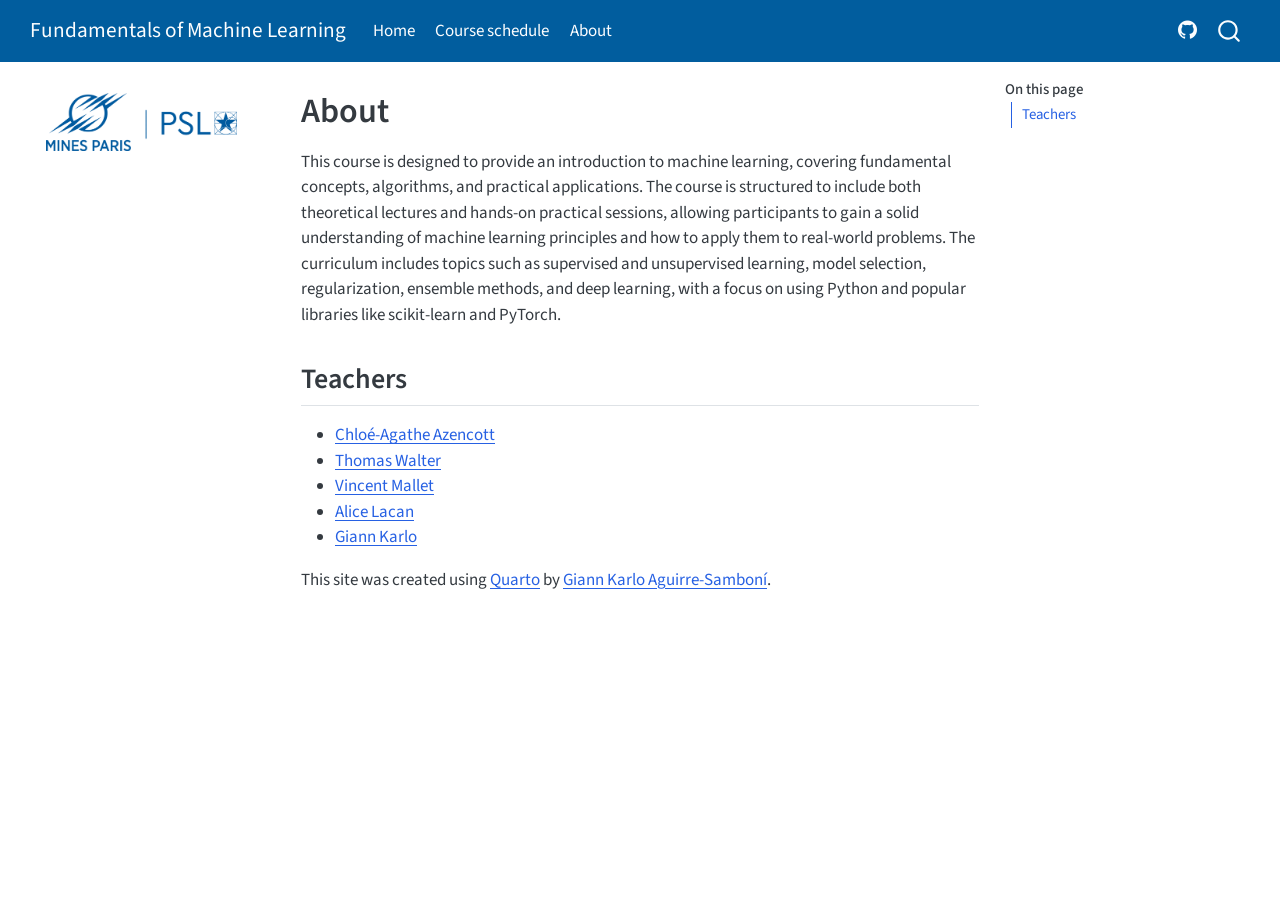
<file: docs/about.html>
<!DOCTYPE html>
<html xmlns="http://www.w3.org/1999/xhtml" lang="en" xml:lang="en"><head>

<meta charset="utf-8">
<meta name="generator" content="quarto-1.9.37">

<meta name="viewport" content="width=device-width, initial-scale=1.0, user-scalable=yes">


<title>About – Fundamentals of Machine Learning</title>
<style>
/* Default styles provided by pandoc.
** See https://pandoc.org/MANUAL.html#variables-for-html for config info.
*/
code{white-space: pre-wrap;}
span.smallcaps{font-variant: small-caps;}
div.columns{display: flex; gap: min(4vw, 1.5em);}
div.column{flex: auto; overflow-x: auto;}
div.hanging-indent{margin-left: 1.5em; text-indent: -1.5em;}
ul.task-list{list-style: none;}
ul.task-list li input[type="checkbox"] {
  width: 0.8em;
  margin: 0 0.8em 0.2em -1em; /* quarto-specific, see https://github.com/quarto-dev/quarto-cli/issues/4556 */ 
  vertical-align: middle;
}
</style>


<script src="site_libs/quarto-nav/quarto-nav.js"></script>
<script src="site_libs/quarto-nav/headroom.min.js"></script>
<script src="site_libs/clipboard/clipboard.min.js"></script>
<script src="site_libs/quarto-search/autocomplete.umd.js"></script>
<script src="site_libs/quarto-search/fuse.min.js"></script>
<script src="site_libs/quarto-search/quarto-search.js"></script>
<meta name="quarto:offset" content="./">
<link href="./assets/mines_logo.png" rel="icon" type="image/png">
<script src="site_libs/quarto-html/quarto.js" type="module"></script>
<script src="site_libs/quarto-html/tabsets/tabsets.js" type="module"></script>
<script src="site_libs/quarto-html/popper.min.js"></script>
<script src="site_libs/quarto-html/tippy.umd.min.js"></script>
<script src="site_libs/quarto-html/anchor.min.js"></script>
<link href="site_libs/quarto-html/tippy.css" rel="stylesheet">
<link href="site_libs/quarto-html/quarto-syntax-highlighting-7f8f88aac4f3542376d5c11b86a4c14d.css" rel="stylesheet" id="quarto-text-highlighting-styles">
<script src="site_libs/bootstrap/bootstrap.min.js"></script>
<link href="site_libs/bootstrap/bootstrap-icons.css" rel="stylesheet">
<link href="site_libs/bootstrap/bootstrap-c7f5b1763155a044869ada97d2f1f3cf.min.css" rel="stylesheet" append-hash="true" id="quarto-bootstrap" data-mode="light">
<script id="quarto-search-options" type="application/json">{
  "location": "navbar",
  "copy-button": false,
  "collapse-after": 3,
  "panel-placement": "end",
  "type": "overlay",
  "limit": 50,
  "keyboard-shortcut": [
    "f",
    "/",
    "s"
  ],
  "show-item-context": false,
  "language": {
    "search-no-results-text": "No results",
    "search-matching-documents-text": "matching documents",
    "search-copy-link-title": "Copy link to search",
    "search-hide-matches-text": "Hide additional matches",
    "search-more-match-text": "more match in this document",
    "search-more-matches-text": "more matches in this document",
    "search-clear-button-title": "Clear",
    "search-text-placeholder": "",
    "search-detached-cancel-button-title": "Cancel",
    "search-submit-button-title": "Submit",
    "search-label": "Search"
  }
}</script>


</head>

<body class="nav-sidebar floating nav-fixed quarto-light">

<div id="quarto-search-results"></div>
  <header id="quarto-header" class="headroom fixed-top">
    <nav class="navbar navbar-expand-lg " data-bs-theme="dark">
      <div class="navbar-container container-fluid">
      <div class="navbar-brand-container mx-auto">
    <a class="navbar-brand" href="./index.html">
    <span class="navbar-title">Fundamentals of Machine Learning</span>
    </a>
  </div>
            <div id="quarto-search" class="" title="Search"></div>
          <button class="navbar-toggler" type="button" data-bs-toggle="collapse" data-bs-target="#navbarCollapse" aria-controls="navbarCollapse" role="menu" aria-expanded="false" aria-label="Toggle navigation" onclick="if (window.quartoToggleHeadroom) { window.quartoToggleHeadroom(); }">
  <span class="navbar-toggler-icon"></span>
</button>
          <div class="collapse navbar-collapse" id="navbarCollapse">
            <ul class="navbar-nav navbar-nav-scroll me-auto">
  <li class="nav-item">
    <a class="nav-link" href="./index.html"> 
<span class="menu-text">Home</span></a>
  </li>  
  <li class="nav-item">
    <a class="nav-link" href="./course_schedule.html"> 
<span class="menu-text">Course schedule</span></a>
  </li>  
  <li class="nav-item">
    <a class="nav-link active" href="./about.html" aria-current="page"> 
<span class="menu-text">About</span></a>
  </li>  
</ul>
            <ul class="navbar-nav navbar-nav-scroll ms-auto">
  <li class="nav-item compact">
    <a class="nav-link" href="https://github.com/giannkas/fundamentals_ml"> <i class="bi bi-github" role="img" aria-label="GitHub">
</i> 
<span class="menu-text"></span></a>
  </li>  
</ul>
          </div> <!-- /navcollapse -->
            <div class="quarto-navbar-tools">
</div>
      </div> <!-- /container-fluid -->
    </nav>
  <nav class="quarto-secondary-nav">
    <div class="container-fluid d-flex">
      <button type="button" class="quarto-btn-toggle btn" data-bs-toggle="collapse" role="button" data-bs-target=".quarto-sidebar-collapse-item" aria-controls="quarto-sidebar" aria-expanded="false" aria-label="Toggle sidebar navigation" onclick="if (window.quartoToggleHeadroom) { window.quartoToggleHeadroom(); }">
        <i class="bi bi-layout-text-sidebar-reverse"></i>
      </button>
        <nav class="quarto-page-breadcrumbs" aria-label="breadcrumb"><ol class="breadcrumb"><li class="breadcrumb-item">About</li></ol></nav>
        <a class="flex-grow-1" role="navigation" data-bs-toggle="collapse" data-bs-target=".quarto-sidebar-collapse-item" aria-controls="quarto-sidebar" aria-expanded="false" aria-label="Toggle sidebar navigation" onclick="if (window.quartoToggleHeadroom) { window.quartoToggleHeadroom(); }">      
        </a>
    </div>
  </nav>
</header>
<!-- content -->
<div id="quarto-content" class="quarto-container page-columns page-rows-contents page-layout-article page-navbar">
<!-- sidebar -->
  <nav id="quarto-sidebar" class="sidebar collapse collapse-horizontal quarto-sidebar-collapse-item sidebar-navigation floating overflow-auto">
    <div class="pt-lg-2 mt-2 text-left sidebar-header">
      <a href="./index.html" class="sidebar-logo-link">
      <img src="./assets/mines_paris_psl_logo.png" alt="" class="sidebar-logo light-content py-0 d-lg-inline d-none">
      <img src="./assets/mines_paris_psl_logo.png" alt="" class="sidebar-logo dark-content py-0 d-lg-inline d-none">
      </a>
      </div>
</nav>
<div id="quarto-sidebar-glass" class="quarto-sidebar-collapse-item" data-bs-toggle="collapse" data-bs-target=".quarto-sidebar-collapse-item"></div>
<!-- margin-sidebar -->
    <div id="quarto-margin-sidebar" class="sidebar margin-sidebar">
        <nav id="TOC" role="doc-toc" class="toc-active">
    <h2 id="toc-title">On this page</h2>
   
  <ul>
  <li><a href="#teachers" id="toc-teachers" class="nav-link active" data-scroll-target="#teachers">Teachers</a></li>
  </ul>
</nav>
    </div>
<!-- main -->
<main class="content" id="quarto-document-content">

<header id="title-block-header" class="quarto-title-block default">
<div class="quarto-title">
<h1 class="title">About</h1>
</div>



<div class="quarto-title-meta">

    
  
    
  </div>
  


</header>


<p>This course is designed to provide an introduction to machine learning, covering fundamental concepts, algorithms, and practical applications. The course is structured to include both theoretical lectures and hands-on practical sessions, allowing participants to gain a solid understanding of machine learning principles and how to apply them to real-world problems. The curriculum includes topics such as supervised and unsupervised learning, model selection, regularization, ensemble methods, and deep learning, with a focus on using Python and popular libraries like scikit-learn and PyTorch.</p>
<section id="teachers" class="level2">
<h2 class="anchored" data-anchor-id="teachers">Teachers</h2>
<ul>
<li><a href="https://cazencott.info/">Chloé-Agathe Azencott</a></li>
<li><a href="https://thomaswalter.github.io/">Thomas Walter</a></li>
<li><a href="https://vincentx15.github.io/">Vincent Mallet</a></li>
<li><a href="https://www.linkedin.com/in/alice-lacan">Alice Lacan</a></li>
<li><a href="https://giannkarlo.info/">Giann Karlo</a></li>
</ul>
<p>This site was created using <a href="https://quarto.org/">Quarto</a> by <a href="https://giannkarlo.info/">Giann Karlo Aguirre-Samboní</a>.</p>


</section>

</main> <!-- /main -->
<script id="quarto-html-after-body" type="application/javascript">
  window.document.addEventListener("DOMContentLoaded", function (event) {
    const icon = "";
    const anchorJS = new window.AnchorJS();
    anchorJS.options = {
      placement: 'right',
      icon: icon
    };
    anchorJS.add('.anchored');
    const isCodeAnnotation = (el) => {
      for (const clz of el.classList) {
        if (clz.startsWith('code-annotation-')) {                     
          return true;
        }
      }
      return false;
    }
    const onCopySuccess = function(e) {
      // button target
      const button = e.trigger;
      // don't keep focus
      button.blur();
      // flash "checked"
      button.classList.add('code-copy-button-checked');
      var currentTitle = button.getAttribute("title");
      button.setAttribute("title", "Copied!");
      let tooltip;
      if (window.bootstrap) {
        button.setAttribute("data-bs-toggle", "tooltip");
        button.setAttribute("data-bs-placement", "left");
        button.setAttribute("data-bs-title", "Copied!");
        tooltip = new bootstrap.Tooltip(button, 
          { trigger: "manual", 
            customClass: "code-copy-button-tooltip",
            offset: [0, -8]});
        tooltip.show();    
      }
      setTimeout(function() {
        if (tooltip) {
          tooltip.hide();
          button.removeAttribute("data-bs-title");
          button.removeAttribute("data-bs-toggle");
          button.removeAttribute("data-bs-placement");
        }
        button.setAttribute("title", currentTitle);
        button.classList.remove('code-copy-button-checked');
      }, 1000);
      // clear code selection
      e.clearSelection();
    }
    const getTextToCopy = function(trigger) {
      const outerScaffold = trigger.parentElement.cloneNode(true);
      const codeEl = outerScaffold.querySelector('code');
      for (const childEl of codeEl.children) {
        if (isCodeAnnotation(childEl)) {
          childEl.remove();
        }
      }
      return codeEl.innerText;
    }
    const clipboard = new window.ClipboardJS('.code-copy-button:not([data-in-quarto-modal])', {
      text: getTextToCopy
    });
    clipboard.on('success', onCopySuccess);
    if (window.document.getElementById('quarto-embedded-source-code-modal')) {
      const clipboardModal = new window.ClipboardJS('.code-copy-button[data-in-quarto-modal]', {
        text: getTextToCopy,
        container: window.document.getElementById('quarto-embedded-source-code-modal')
      });
      clipboardModal.on('success', onCopySuccess);
    }
      var localhostRegex = new RegExp(/^(?:http|https):\/\/localhost\:?[0-9]*\//);
      var mailtoRegex = new RegExp(/^mailto:/);
        var filterRegex = new RegExp('/' + window.location.host + '/');
      var isInternal = (href) => {
          return filterRegex.test(href) || localhostRegex.test(href) || mailtoRegex.test(href);
      }
      // Inspect non-navigation links and adorn them if external
     var links = window.document.querySelectorAll('a[href]:not(.nav-link):not(.navbar-brand):not(.toc-action):not(.sidebar-link):not(.sidebar-item-toggle):not(.pagination-link):not(.no-external):not([aria-hidden]):not(.dropdown-item):not(.quarto-navigation-tool):not(.about-link)');
      for (var i=0; i<links.length; i++) {
        const link = links[i];
        if (!isInternal(link.href)) {
          // undo the damage that might have been done by quarto-nav.js in the case of
          // links that we want to consider external
          if (link.dataset.originalHref !== undefined) {
            link.href = link.dataset.originalHref;
          }
        }
      }
    function tippyHover(el, contentFn, onTriggerFn, onUntriggerFn) {
      const config = {
        allowHTML: true,
        maxWidth: 500,
        delay: 100,
        arrow: false,
        appendTo: function(el) {
            return el.parentElement;
        },
        interactive: true,
        interactiveBorder: 10,
        theme: 'quarto',
        placement: 'bottom-start',
      };
      if (contentFn) {
        config.content = contentFn;
      }
      if (onTriggerFn) {
        config.onTrigger = onTriggerFn;
      }
      if (onUntriggerFn) {
        config.onUntrigger = onUntriggerFn;
      }
      window.tippy(el, config); 
    }
    const noterefs = window.document.querySelectorAll('a[role="doc-noteref"]');
    for (var i=0; i<noterefs.length; i++) {
      const ref = noterefs[i];
      tippyHover(ref, function() {
        // use id or data attribute instead here
        let href = ref.getAttribute('data-footnote-href') || ref.getAttribute('href');
        try { href = new URL(href).hash; } catch {}
        const id = href.replace(/^#\/?/, "");
        const note = window.document.getElementById(id);
        if (note) {
          return note.innerHTML;
        } else {
          return "";
        }
      });
    }
    const xrefs = window.document.querySelectorAll('a.quarto-xref');
    const processXRef = (id, note) => {
      // Strip column container classes
      const stripColumnClz = (el) => {
        el.classList.remove("page-full", "page-columns");
        if (el.children) {
          for (const child of el.children) {
            stripColumnClz(child);
          }
        }
      }
      stripColumnClz(note)
      if (id === null || id.startsWith('sec-')) {
        // Special case sections, only their first couple elements
        const container = document.createElement("div");
        if (note.children && note.children.length > 2) {
          container.appendChild(note.children[0].cloneNode(true));
          for (let i = 1; i < note.children.length; i++) {
            const child = note.children[i];
            if (child.tagName === "P" && child.innerText === "") {
              continue;
            } else {
              container.appendChild(child.cloneNode(true));
              break;
            }
          }
          if (window.Quarto?.typesetMath) {
            window.Quarto.typesetMath(container);
          }
          return container.innerHTML
        } else {
          if (window.Quarto?.typesetMath) {
            window.Quarto.typesetMath(note);
          }
          return note.innerHTML;
        }
      } else {
        // Remove any anchor links if they are present
        const anchorLink = note.querySelector('a.anchorjs-link');
        if (anchorLink) {
          anchorLink.remove();
        }
        if (window.Quarto?.typesetMath) {
          window.Quarto.typesetMath(note);
        }
        if (note.classList.contains("callout")) {
          return note.outerHTML;
        } else {
          return note.innerHTML;
        }
      }
    }
    for (var i=0; i<xrefs.length; i++) {
      const xref = xrefs[i];
      tippyHover(xref, undefined, function(instance) {
        instance.disable();
        let url = xref.getAttribute('href');
        let hash = undefined; 
        if (url.startsWith('#')) {
          hash = url;
        } else {
          try { hash = new URL(url).hash; } catch {}
        }
        if (hash) {
          const id = hash.replace(/^#\/?/, "");
          const note = window.document.getElementById(id);
          if (note !== null) {
            try {
              const html = processXRef(id, note.cloneNode(true));
              instance.setContent(html);
            } finally {
              instance.enable();
              instance.show();
            }
          } else {
            // See if we can fetch this
            fetch(url.split('#')[0])
            .then(res => res.text())
            .then(html => {
              const parser = new DOMParser();
              const htmlDoc = parser.parseFromString(html, "text/html");
              const note = htmlDoc.getElementById(id);
              if (note !== null) {
                const html = processXRef(id, note);
                instance.setContent(html);
              } 
            }).finally(() => {
              instance.enable();
              instance.show();
            });
          }
        } else {
          // See if we can fetch a full url (with no hash to target)
          // This is a special case and we should probably do some content thinning / targeting
          fetch(url)
          .then(res => res.text())
          .then(html => {
            const parser = new DOMParser();
            const htmlDoc = parser.parseFromString(html, "text/html");
            const note = htmlDoc.querySelector('main.content');
            if (note !== null) {
              // This should only happen for chapter cross references
              // (since there is no id in the URL)
              // remove the first header
              if (note.children.length > 0 && note.children[0].tagName === "HEADER") {
                note.children[0].remove();
              }
              const html = processXRef(null, note);
              instance.setContent(html);
            } 
          }).finally(() => {
            instance.enable();
            instance.show();
          });
        }
      }, function(instance) {
      });
    }
        let selectedAnnoteEl;
        const selectorForAnnotation = ( cell, annotation) => {
          let cellAttr = 'data-code-cell="' + cell + '"';
          let lineAttr = 'data-code-annotation="' +  annotation + '"';
          const selector = 'span[' + cellAttr + '][' + lineAttr + ']';
          return selector;
        }
        const selectCodeLines = (annoteEl) => {
          const doc = window.document;
          const targetCell = annoteEl.getAttribute("data-target-cell");
          const targetAnnotation = annoteEl.getAttribute("data-target-annotation");
          const annoteSpan = window.document.querySelector(selectorForAnnotation(targetCell, targetAnnotation));
          const lines = annoteSpan.getAttribute("data-code-lines").split(",");
          const lineIds = lines.map((line) => {
            return targetCell + "-" + line;
          })
          let top = null;
          let height = null;
          let parent = null;
          if (lineIds.length > 0) {
              //compute the position of the single el (top and bottom and make a div)
              const el = window.document.getElementById(lineIds[0]);
              top = el.offsetTop;
              height = el.offsetHeight;
              parent = el.parentElement.parentElement;
            if (lineIds.length > 1) {
              const lastEl = window.document.getElementById(lineIds[lineIds.length - 1]);
              const bottom = lastEl.offsetTop + lastEl.offsetHeight;
              height = bottom - top;
            }
            if (top !== null && height !== null && parent !== null) {
              // cook up a div (if necessary) and position it 
              let div = window.document.getElementById("code-annotation-line-highlight");
              if (div === null) {
                div = window.document.createElement("div");
                div.setAttribute("id", "code-annotation-line-highlight");
                div.style.position = 'absolute';
                parent.appendChild(div);
              }
              div.style.top = top - 2 + "px";
              div.style.height = height + 4 + "px";
              div.style.left = 0;
              let gutterDiv = window.document.getElementById("code-annotation-line-highlight-gutter");
              if (gutterDiv === null) {
                gutterDiv = window.document.createElement("div");
                gutterDiv.setAttribute("id", "code-annotation-line-highlight-gutter");
                gutterDiv.style.position = 'absolute';
                const codeCell = window.document.getElementById(targetCell);
                const gutter = codeCell.querySelector('.code-annotation-gutter');
                gutter.appendChild(gutterDiv);
              }
              gutterDiv.style.top = top - 2 + "px";
              gutterDiv.style.height = height + 4 + "px";
            }
            selectedAnnoteEl = annoteEl;
          }
        };
        const unselectCodeLines = () => {
          const elementsIds = ["code-annotation-line-highlight", "code-annotation-line-highlight-gutter"];
          elementsIds.forEach((elId) => {
            const div = window.document.getElementById(elId);
            if (div) {
              div.remove();
            }
          });
          selectedAnnoteEl = undefined;
        };
          // Handle positioning of the toggle
      window.addEventListener(
        "resize",
        throttle(() => {
          elRect = undefined;
          if (selectedAnnoteEl) {
            selectCodeLines(selectedAnnoteEl);
          }
        }, 10)
      );
      function throttle(fn, ms) {
      let throttle = false;
      let timer;
        return (...args) => {
          if(!throttle) { // first call gets through
              fn.apply(this, args);
              throttle = true;
          } else { // all the others get throttled
              if(timer) clearTimeout(timer); // cancel #2
              timer = setTimeout(() => {
                fn.apply(this, args);
                timer = throttle = false;
              }, ms);
          }
        };
      }
        // Attach click handler to the DT
        const annoteDls = window.document.querySelectorAll('dt[data-target-cell]');
        for (const annoteDlNode of annoteDls) {
          annoteDlNode.addEventListener('click', (event) => {
            const clickedEl = event.target;
            if (clickedEl !== selectedAnnoteEl) {
              unselectCodeLines();
              const activeEl = window.document.querySelector('dt[data-target-cell].code-annotation-active');
              if (activeEl) {
                activeEl.classList.remove('code-annotation-active');
              }
              selectCodeLines(clickedEl);
              clickedEl.classList.add('code-annotation-active');
            } else {
              // Unselect the line
              unselectCodeLines();
              clickedEl.classList.remove('code-annotation-active');
            }
          });
        }
    const findCites = (el) => {
      const parentEl = el.parentElement;
      if (parentEl) {
        const cites = parentEl.dataset.cites;
        if (cites) {
          return {
            el,
            cites: cites.split(' ')
          };
        } else {
          return findCites(el.parentElement)
        }
      } else {
        return undefined;
      }
    };
    var bibliorefs = window.document.querySelectorAll('a[role="doc-biblioref"]');
    for (var i=0; i<bibliorefs.length; i++) {
      const ref = bibliorefs[i];
      const citeInfo = findCites(ref);
      if (citeInfo) {
        tippyHover(citeInfo.el, function() {
          var popup = window.document.createElement('div');
          citeInfo.cites.forEach(function(cite) {
            var citeDiv = window.document.createElement('div');
            citeDiv.classList.add('hanging-indent');
            citeDiv.classList.add('csl-entry');
            var biblioDiv = window.document.getElementById('ref-' + cite);
            if (biblioDiv) {
              citeDiv.innerHTML = biblioDiv.innerHTML;
            }
            popup.appendChild(citeDiv);
          });
          return popup.innerHTML;
        });
      }
    }
  });
  </script>
</div> <!-- /content -->




</body></html>
</file>
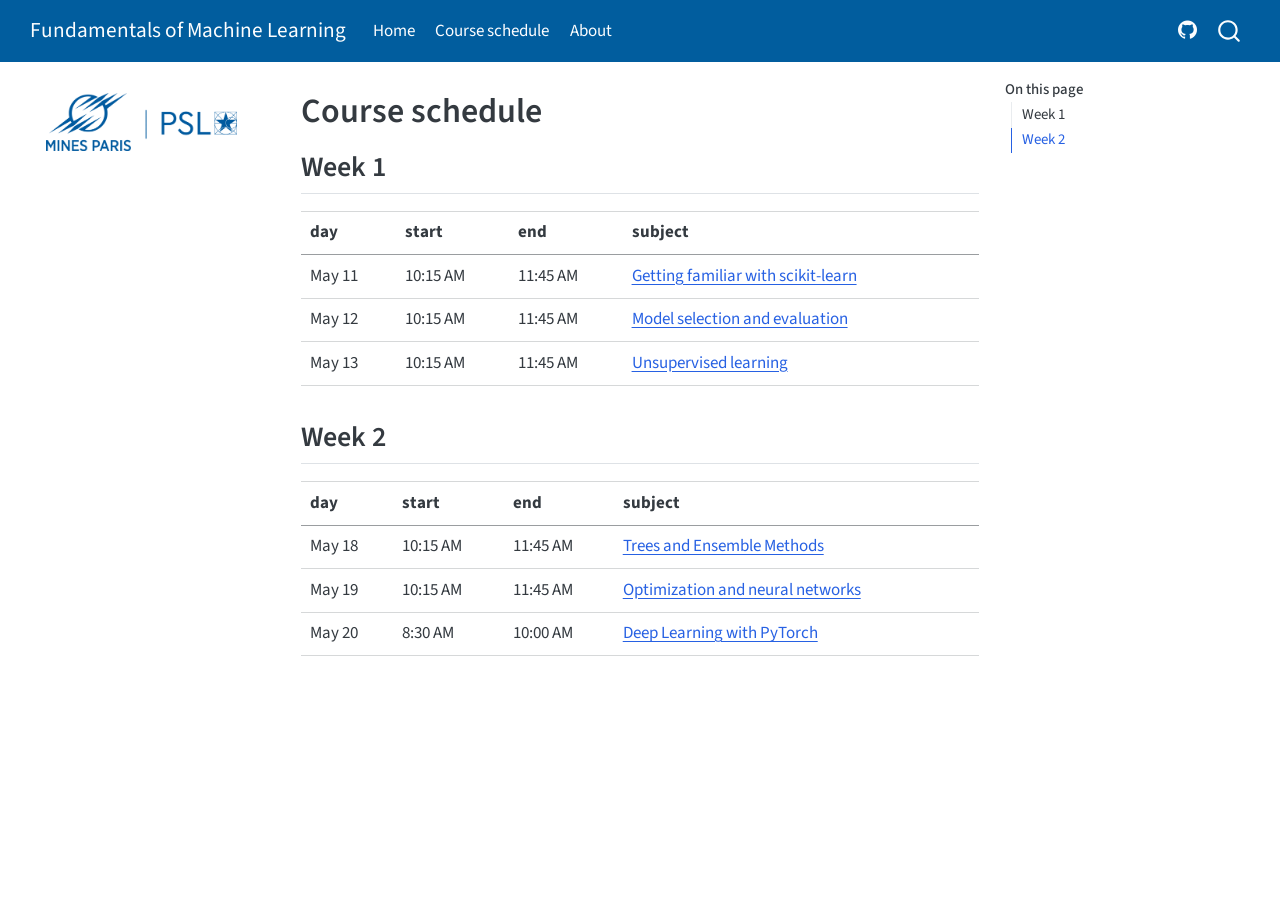
<file: docs/course_schedule.html>
<!DOCTYPE html>
<html xmlns="http://www.w3.org/1999/xhtml" lang="en" xml:lang="en"><head>

<meta charset="utf-8">
<meta name="generator" content="quarto-1.9.37">

<meta name="viewport" content="width=device-width, initial-scale=1.0, user-scalable=yes">


<title>Course schedule – Fundamentals of Machine Learning</title>
<style>
/* Default styles provided by pandoc.
** See https://pandoc.org/MANUAL.html#variables-for-html for config info.
*/
code{white-space: pre-wrap;}
span.smallcaps{font-variant: small-caps;}
div.columns{display: flex; gap: min(4vw, 1.5em);}
div.column{flex: auto; overflow-x: auto;}
div.hanging-indent{margin-left: 1.5em; text-indent: -1.5em;}
ul.task-list{list-style: none;}
ul.task-list li input[type="checkbox"] {
  width: 0.8em;
  margin: 0 0.8em 0.2em -1em; /* quarto-specific, see https://github.com/quarto-dev/quarto-cli/issues/4556 */ 
  vertical-align: middle;
}
</style>


<script src="site_libs/quarto-nav/quarto-nav.js"></script>
<script src="site_libs/quarto-nav/headroom.min.js"></script>
<script src="site_libs/clipboard/clipboard.min.js"></script>
<script src="site_libs/quarto-search/autocomplete.umd.js"></script>
<script src="site_libs/quarto-search/fuse.min.js"></script>
<script src="site_libs/quarto-search/quarto-search.js"></script>
<meta name="quarto:offset" content="./">
<link href="./assets/mines_logo.png" rel="icon" type="image/png">
<script src="site_libs/quarto-html/quarto.js" type="module"></script>
<script src="site_libs/quarto-html/tabsets/tabsets.js" type="module"></script>
<script src="site_libs/quarto-html/popper.min.js"></script>
<script src="site_libs/quarto-html/tippy.umd.min.js"></script>
<script src="site_libs/quarto-html/anchor.min.js"></script>
<link href="site_libs/quarto-html/tippy.css" rel="stylesheet">
<link href="site_libs/quarto-html/quarto-syntax-highlighting-7f8f88aac4f3542376d5c11b86a4c14d.css" rel="stylesheet" id="quarto-text-highlighting-styles">
<script src="site_libs/bootstrap/bootstrap.min.js"></script>
<link href="site_libs/bootstrap/bootstrap-icons.css" rel="stylesheet">
<link href="site_libs/bootstrap/bootstrap-c7f5b1763155a044869ada97d2f1f3cf.min.css" rel="stylesheet" append-hash="true" id="quarto-bootstrap" data-mode="light">
<script id="quarto-search-options" type="application/json">{
  "location": "navbar",
  "copy-button": false,
  "collapse-after": 3,
  "panel-placement": "end",
  "type": "overlay",
  "limit": 50,
  "keyboard-shortcut": [
    "f",
    "/",
    "s"
  ],
  "show-item-context": false,
  "language": {
    "search-no-results-text": "No results",
    "search-matching-documents-text": "matching documents",
    "search-copy-link-title": "Copy link to search",
    "search-hide-matches-text": "Hide additional matches",
    "search-more-match-text": "more match in this document",
    "search-more-matches-text": "more matches in this document",
    "search-clear-button-title": "Clear",
    "search-text-placeholder": "",
    "search-detached-cancel-button-title": "Cancel",
    "search-submit-button-title": "Submit",
    "search-label": "Search"
  }
}</script>


</head>

<body class="nav-sidebar floating nav-fixed quarto-light">

<div id="quarto-search-results"></div>
  <header id="quarto-header" class="headroom fixed-top">
    <nav class="navbar navbar-expand-lg " data-bs-theme="dark">
      <div class="navbar-container container-fluid">
      <div class="navbar-brand-container mx-auto">
    <a class="navbar-brand" href="./index.html">
    <span class="navbar-title">Fundamentals of Machine Learning</span>
    </a>
  </div>
            <div id="quarto-search" class="" title="Search"></div>
          <button class="navbar-toggler" type="button" data-bs-toggle="collapse" data-bs-target="#navbarCollapse" aria-controls="navbarCollapse" role="menu" aria-expanded="false" aria-label="Toggle navigation" onclick="if (window.quartoToggleHeadroom) { window.quartoToggleHeadroom(); }">
  <span class="navbar-toggler-icon"></span>
</button>
          <div class="collapse navbar-collapse" id="navbarCollapse">
            <ul class="navbar-nav navbar-nav-scroll me-auto">
  <li class="nav-item">
    <a class="nav-link" href="./index.html"> 
<span class="menu-text">Home</span></a>
  </li>  
  <li class="nav-item">
    <a class="nav-link active" href="./course_schedule.html" aria-current="page"> 
<span class="menu-text">Course schedule</span></a>
  </li>  
  <li class="nav-item">
    <a class="nav-link" href="./about.html"> 
<span class="menu-text">About</span></a>
  </li>  
</ul>
            <ul class="navbar-nav navbar-nav-scroll ms-auto">
  <li class="nav-item compact">
    <a class="nav-link" href="https://github.com/giannkas/fundamentals_ml"> <i class="bi bi-github" role="img" aria-label="GitHub">
</i> 
<span class="menu-text"></span></a>
  </li>  
</ul>
          </div> <!-- /navcollapse -->
            <div class="quarto-navbar-tools">
</div>
      </div> <!-- /container-fluid -->
    </nav>
  <nav class="quarto-secondary-nav">
    <div class="container-fluid d-flex">
      <button type="button" class="quarto-btn-toggle btn" data-bs-toggle="collapse" role="button" data-bs-target=".quarto-sidebar-collapse-item" aria-controls="quarto-sidebar" aria-expanded="false" aria-label="Toggle sidebar navigation" onclick="if (window.quartoToggleHeadroom) { window.quartoToggleHeadroom(); }">
        <i class="bi bi-layout-text-sidebar-reverse"></i>
      </button>
        <nav class="quarto-page-breadcrumbs" aria-label="breadcrumb"><ol class="breadcrumb"><li class="breadcrumb-item">Course schedule</li></ol></nav>
        <a class="flex-grow-1" role="navigation" data-bs-toggle="collapse" data-bs-target=".quarto-sidebar-collapse-item" aria-controls="quarto-sidebar" aria-expanded="false" aria-label="Toggle sidebar navigation" onclick="if (window.quartoToggleHeadroom) { window.quartoToggleHeadroom(); }">      
        </a>
    </div>
  </nav>
</header>
<!-- content -->
<div id="quarto-content" class="quarto-container page-columns page-rows-contents page-layout-article page-navbar">
<!-- sidebar -->
  <nav id="quarto-sidebar" class="sidebar collapse collapse-horizontal quarto-sidebar-collapse-item sidebar-navigation floating overflow-auto">
    <div class="pt-lg-2 mt-2 text-left sidebar-header">
      <a href="./index.html" class="sidebar-logo-link">
      <img src="./assets/mines_paris_psl_logo.png" alt="" class="sidebar-logo light-content py-0 d-lg-inline d-none">
      <img src="./assets/mines_paris_psl_logo.png" alt="" class="sidebar-logo dark-content py-0 d-lg-inline d-none">
      </a>
      </div>
</nav>
<div id="quarto-sidebar-glass" class="quarto-sidebar-collapse-item" data-bs-toggle="collapse" data-bs-target=".quarto-sidebar-collapse-item"></div>
<!-- margin-sidebar -->
    <div id="quarto-margin-sidebar" class="sidebar margin-sidebar">
        <nav id="TOC" role="doc-toc" class="toc-active">
    <h2 id="toc-title">On this page</h2>
   
  <ul>
  <li><a href="#week-1" id="toc-week-1" class="nav-link active" data-scroll-target="#week-1">Week 1</a></li>
  <li><a href="#week-2" id="toc-week-2" class="nav-link" data-scroll-target="#week-2">Week 2</a></li>
  </ul>
</nav>
    </div>
<!-- main -->
<main class="content" id="quarto-document-content">

<header id="title-block-header" class="quarto-title-block default">
<div class="quarto-title">
<h1 class="title">Course schedule</h1>
</div>



<div class="quarto-title-meta">

    
  
    
  </div>
  


</header>


<section id="week-1" class="level2">
<h2 class="anchored" data-anchor-id="week-1">Week 1</h2>
<table class="caption-top table">
<thead>
<tr class="header">
<th>day</th>
<th>start</th>
<th>end</th>
<th>subject</th>
</tr>
</thead>
<tbody>
<tr class="odd">
<td>May 11</td>
<td>10:15 AM</td>
<td>11:45 AM</td>
<td><a href="./ipynb/1-Intro_solved.html">Getting familiar with scikit-learn</a></td>
</tr>
<tr class="even">
<td>May 12</td>
<td>10:15 AM</td>
<td>11:45 AM</td>
<td><a href="./ipynb/2-Selection_solved.html">Model selection and evaluation</a></td>
</tr>
<tr class="odd">
<td>May 13</td>
<td>10:15 AM</td>
<td>11:45 AM</td>
<td><a href="./ipynb/3-Unsupervised_solved.html">Unsupervised learning</a></td>
</tr>
</tbody>
</table>
</section>
<section id="week-2" class="level2">
<h2 class="anchored" data-anchor-id="week-2">Week 2</h2>
<table class="caption-top table">
<thead>
<tr class="header">
<th>day</th>
<th>start</th>
<th>end</th>
<th>subject</th>
</tr>
</thead>
<tbody>
<tr class="odd">
<td>May 18</td>
<td>10:15 AM</td>
<td>11:45 AM</td>
<td><a href="./ipynb/4-Trees_solved.html">Trees and Ensemble Methods</a></td>
</tr>
<tr class="even">
<td>May 19</td>
<td>10:15 AM</td>
<td>11:45 AM</td>
<td><a href="./ipynb/5-TrainingNeuralNetworks_solved.html">Optimization and neural networks</a></td>
</tr>
<tr class="odd">
<td>May 20</td>
<td>8:30 AM</td>
<td>10:00 AM</td>
<td><a href="./ipynb/5-TrainingNeuralNetworks_solved.html">Deep Learning with PyTorch</a></td>
</tr>
</tbody>
</table>


</section>

</main> <!-- /main -->
<script id="quarto-html-after-body" type="application/javascript">
  window.document.addEventListener("DOMContentLoaded", function (event) {
    const icon = "";
    const anchorJS = new window.AnchorJS();
    anchorJS.options = {
      placement: 'right',
      icon: icon
    };
    anchorJS.add('.anchored');
    const isCodeAnnotation = (el) => {
      for (const clz of el.classList) {
        if (clz.startsWith('code-annotation-')) {                     
          return true;
        }
      }
      return false;
    }
    const onCopySuccess = function(e) {
      // button target
      const button = e.trigger;
      // don't keep focus
      button.blur();
      // flash "checked"
      button.classList.add('code-copy-button-checked');
      var currentTitle = button.getAttribute("title");
      button.setAttribute("title", "Copied!");
      let tooltip;
      if (window.bootstrap) {
        button.setAttribute("data-bs-toggle", "tooltip");
        button.setAttribute("data-bs-placement", "left");
        button.setAttribute("data-bs-title", "Copied!");
        tooltip = new bootstrap.Tooltip(button, 
          { trigger: "manual", 
            customClass: "code-copy-button-tooltip",
            offset: [0, -8]});
        tooltip.show();    
      }
      setTimeout(function() {
        if (tooltip) {
          tooltip.hide();
          button.removeAttribute("data-bs-title");
          button.removeAttribute("data-bs-toggle");
          button.removeAttribute("data-bs-placement");
        }
        button.setAttribute("title", currentTitle);
        button.classList.remove('code-copy-button-checked');
      }, 1000);
      // clear code selection
      e.clearSelection();
    }
    const getTextToCopy = function(trigger) {
      const outerScaffold = trigger.parentElement.cloneNode(true);
      const codeEl = outerScaffold.querySelector('code');
      for (const childEl of codeEl.children) {
        if (isCodeAnnotation(childEl)) {
          childEl.remove();
        }
      }
      return codeEl.innerText;
    }
    const clipboard = new window.ClipboardJS('.code-copy-button:not([data-in-quarto-modal])', {
      text: getTextToCopy
    });
    clipboard.on('success', onCopySuccess);
    if (window.document.getElementById('quarto-embedded-source-code-modal')) {
      const clipboardModal = new window.ClipboardJS('.code-copy-button[data-in-quarto-modal]', {
        text: getTextToCopy,
        container: window.document.getElementById('quarto-embedded-source-code-modal')
      });
      clipboardModal.on('success', onCopySuccess);
    }
      var localhostRegex = new RegExp(/^(?:http|https):\/\/localhost\:?[0-9]*\//);
      var mailtoRegex = new RegExp(/^mailto:/);
        var filterRegex = new RegExp('/' + window.location.host + '/');
      var isInternal = (href) => {
          return filterRegex.test(href) || localhostRegex.test(href) || mailtoRegex.test(href);
      }
      // Inspect non-navigation links and adorn them if external
     var links = window.document.querySelectorAll('a[href]:not(.nav-link):not(.navbar-brand):not(.toc-action):not(.sidebar-link):not(.sidebar-item-toggle):not(.pagination-link):not(.no-external):not([aria-hidden]):not(.dropdown-item):not(.quarto-navigation-tool):not(.about-link)');
      for (var i=0; i<links.length; i++) {
        const link = links[i];
        if (!isInternal(link.href)) {
          // undo the damage that might have been done by quarto-nav.js in the case of
          // links that we want to consider external
          if (link.dataset.originalHref !== undefined) {
            link.href = link.dataset.originalHref;
          }
        }
      }
    function tippyHover(el, contentFn, onTriggerFn, onUntriggerFn) {
      const config = {
        allowHTML: true,
        maxWidth: 500,
        delay: 100,
        arrow: false,
        appendTo: function(el) {
            return el.parentElement;
        },
        interactive: true,
        interactiveBorder: 10,
        theme: 'quarto',
        placement: 'bottom-start',
      };
      if (contentFn) {
        config.content = contentFn;
      }
      if (onTriggerFn) {
        config.onTrigger = onTriggerFn;
      }
      if (onUntriggerFn) {
        config.onUntrigger = onUntriggerFn;
      }
      window.tippy(el, config); 
    }
    const noterefs = window.document.querySelectorAll('a[role="doc-noteref"]');
    for (var i=0; i<noterefs.length; i++) {
      const ref = noterefs[i];
      tippyHover(ref, function() {
        // use id or data attribute instead here
        let href = ref.getAttribute('data-footnote-href') || ref.getAttribute('href');
        try { href = new URL(href).hash; } catch {}
        const id = href.replace(/^#\/?/, "");
        const note = window.document.getElementById(id);
        if (note) {
          return note.innerHTML;
        } else {
          return "";
        }
      });
    }
    const xrefs = window.document.querySelectorAll('a.quarto-xref');
    const processXRef = (id, note) => {
      // Strip column container classes
      const stripColumnClz = (el) => {
        el.classList.remove("page-full", "page-columns");
        if (el.children) {
          for (const child of el.children) {
            stripColumnClz(child);
          }
        }
      }
      stripColumnClz(note)
      if (id === null || id.startsWith('sec-')) {
        // Special case sections, only their first couple elements
        const container = document.createElement("div");
        if (note.children && note.children.length > 2) {
          container.appendChild(note.children[0].cloneNode(true));
          for (let i = 1; i < note.children.length; i++) {
            const child = note.children[i];
            if (child.tagName === "P" && child.innerText === "") {
              continue;
            } else {
              container.appendChild(child.cloneNode(true));
              break;
            }
          }
          if (window.Quarto?.typesetMath) {
            window.Quarto.typesetMath(container);
          }
          return container.innerHTML
        } else {
          if (window.Quarto?.typesetMath) {
            window.Quarto.typesetMath(note);
          }
          return note.innerHTML;
        }
      } else {
        // Remove any anchor links if they are present
        const anchorLink = note.querySelector('a.anchorjs-link');
        if (anchorLink) {
          anchorLink.remove();
        }
        if (window.Quarto?.typesetMath) {
          window.Quarto.typesetMath(note);
        }
        if (note.classList.contains("callout")) {
          return note.outerHTML;
        } else {
          return note.innerHTML;
        }
      }
    }
    for (var i=0; i<xrefs.length; i++) {
      const xref = xrefs[i];
      tippyHover(xref, undefined, function(instance) {
        instance.disable();
        let url = xref.getAttribute('href');
        let hash = undefined; 
        if (url.startsWith('#')) {
          hash = url;
        } else {
          try { hash = new URL(url).hash; } catch {}
        }
        if (hash) {
          const id = hash.replace(/^#\/?/, "");
          const note = window.document.getElementById(id);
          if (note !== null) {
            try {
              const html = processXRef(id, note.cloneNode(true));
              instance.setContent(html);
            } finally {
              instance.enable();
              instance.show();
            }
          } else {
            // See if we can fetch this
            fetch(url.split('#')[0])
            .then(res => res.text())
            .then(html => {
              const parser = new DOMParser();
              const htmlDoc = parser.parseFromString(html, "text/html");
              const note = htmlDoc.getElementById(id);
              if (note !== null) {
                const html = processXRef(id, note);
                instance.setContent(html);
              } 
            }).finally(() => {
              instance.enable();
              instance.show();
            });
          }
        } else {
          // See if we can fetch a full url (with no hash to target)
          // This is a special case and we should probably do some content thinning / targeting
          fetch(url)
          .then(res => res.text())
          .then(html => {
            const parser = new DOMParser();
            const htmlDoc = parser.parseFromString(html, "text/html");
            const note = htmlDoc.querySelector('main.content');
            if (note !== null) {
              // This should only happen for chapter cross references
              // (since there is no id in the URL)
              // remove the first header
              if (note.children.length > 0 && note.children[0].tagName === "HEADER") {
                note.children[0].remove();
              }
              const html = processXRef(null, note);
              instance.setContent(html);
            } 
          }).finally(() => {
            instance.enable();
            instance.show();
          });
        }
      }, function(instance) {
      });
    }
        let selectedAnnoteEl;
        const selectorForAnnotation = ( cell, annotation) => {
          let cellAttr = 'data-code-cell="' + cell + '"';
          let lineAttr = 'data-code-annotation="' +  annotation + '"';
          const selector = 'span[' + cellAttr + '][' + lineAttr + ']';
          return selector;
        }
        const selectCodeLines = (annoteEl) => {
          const doc = window.document;
          const targetCell = annoteEl.getAttribute("data-target-cell");
          const targetAnnotation = annoteEl.getAttribute("data-target-annotation");
          const annoteSpan = window.document.querySelector(selectorForAnnotation(targetCell, targetAnnotation));
          const lines = annoteSpan.getAttribute("data-code-lines").split(",");
          const lineIds = lines.map((line) => {
            return targetCell + "-" + line;
          })
          let top = null;
          let height = null;
          let parent = null;
          if (lineIds.length > 0) {
              //compute the position of the single el (top and bottom and make a div)
              const el = window.document.getElementById(lineIds[0]);
              top = el.offsetTop;
              height = el.offsetHeight;
              parent = el.parentElement.parentElement;
            if (lineIds.length > 1) {
              const lastEl = window.document.getElementById(lineIds[lineIds.length - 1]);
              const bottom = lastEl.offsetTop + lastEl.offsetHeight;
              height = bottom - top;
            }
            if (top !== null && height !== null && parent !== null) {
              // cook up a div (if necessary) and position it 
              let div = window.document.getElementById("code-annotation-line-highlight");
              if (div === null) {
                div = window.document.createElement("div");
                div.setAttribute("id", "code-annotation-line-highlight");
                div.style.position = 'absolute';
                parent.appendChild(div);
              }
              div.style.top = top - 2 + "px";
              div.style.height = height + 4 + "px";
              div.style.left = 0;
              let gutterDiv = window.document.getElementById("code-annotation-line-highlight-gutter");
              if (gutterDiv === null) {
                gutterDiv = window.document.createElement("div");
                gutterDiv.setAttribute("id", "code-annotation-line-highlight-gutter");
                gutterDiv.style.position = 'absolute';
                const codeCell = window.document.getElementById(targetCell);
                const gutter = codeCell.querySelector('.code-annotation-gutter');
                gutter.appendChild(gutterDiv);
              }
              gutterDiv.style.top = top - 2 + "px";
              gutterDiv.style.height = height + 4 + "px";
            }
            selectedAnnoteEl = annoteEl;
          }
        };
        const unselectCodeLines = () => {
          const elementsIds = ["code-annotation-line-highlight", "code-annotation-line-highlight-gutter"];
          elementsIds.forEach((elId) => {
            const div = window.document.getElementById(elId);
            if (div) {
              div.remove();
            }
          });
          selectedAnnoteEl = undefined;
        };
          // Handle positioning of the toggle
      window.addEventListener(
        "resize",
        throttle(() => {
          elRect = undefined;
          if (selectedAnnoteEl) {
            selectCodeLines(selectedAnnoteEl);
          }
        }, 10)
      );
      function throttle(fn, ms) {
      let throttle = false;
      let timer;
        return (...args) => {
          if(!throttle) { // first call gets through
              fn.apply(this, args);
              throttle = true;
          } else { // all the others get throttled
              if(timer) clearTimeout(timer); // cancel #2
              timer = setTimeout(() => {
                fn.apply(this, args);
                timer = throttle = false;
              }, ms);
          }
        };
      }
        // Attach click handler to the DT
        const annoteDls = window.document.querySelectorAll('dt[data-target-cell]');
        for (const annoteDlNode of annoteDls) {
          annoteDlNode.addEventListener('click', (event) => {
            const clickedEl = event.target;
            if (clickedEl !== selectedAnnoteEl) {
              unselectCodeLines();
              const activeEl = window.document.querySelector('dt[data-target-cell].code-annotation-active');
              if (activeEl) {
                activeEl.classList.remove('code-annotation-active');
              }
              selectCodeLines(clickedEl);
              clickedEl.classList.add('code-annotation-active');
            } else {
              // Unselect the line
              unselectCodeLines();
              clickedEl.classList.remove('code-annotation-active');
            }
          });
        }
    const findCites = (el) => {
      const parentEl = el.parentElement;
      if (parentEl) {
        const cites = parentEl.dataset.cites;
        if (cites) {
          return {
            el,
            cites: cites.split(' ')
          };
        } else {
          return findCites(el.parentElement)
        }
      } else {
        return undefined;
      }
    };
    var bibliorefs = window.document.querySelectorAll('a[role="doc-biblioref"]');
    for (var i=0; i<bibliorefs.length; i++) {
      const ref = bibliorefs[i];
      const citeInfo = findCites(ref);
      if (citeInfo) {
        tippyHover(citeInfo.el, function() {
          var popup = window.document.createElement('div');
          citeInfo.cites.forEach(function(cite) {
            var citeDiv = window.document.createElement('div');
            citeDiv.classList.add('hanging-indent');
            citeDiv.classList.add('csl-entry');
            var biblioDiv = window.document.getElementById('ref-' + cite);
            if (biblioDiv) {
              citeDiv.innerHTML = biblioDiv.innerHTML;
            }
            popup.appendChild(citeDiv);
          });
          return popup.innerHTML;
        });
      }
    }
  });
  </script>
</div> <!-- /content -->




</body></html>
</file>
<file: docs/site_libs/quarto-html/tippy.css>
.tippy-box[data-animation=fade][data-state=hidden]{opacity:0}[data-tippy-root]{max-width:calc(100vw - 10px)}.tippy-box{position:relative;background-color:#333;color:#fff;border-radius:4px;font-size:14px;line-height:1.4;white-space:normal;outline:0;transition-property:transform,visibility,opacity}.tippy-box[data-placement^=top]>.tippy-arrow{bottom:0}.tippy-box[data-placement^=top]>.tippy-arrow:before{bottom:-7px;left:0;border-width:8px 8px 0;border-top-color:initial;transform-origin:center top}.tippy-box[data-placement^=bottom]>.tippy-arrow{top:0}.tippy-box[data-placement^=bottom]>.tippy-arrow:before{top:-7px;left:0;border-width:0 8px 8px;border-bottom-color:initial;transform-origin:center bottom}.tippy-box[data-placement^=left]>.tippy-arrow{right:0}.tippy-box[data-placement^=left]>.tippy-arrow:before{border-width:8px 0 8px 8px;border-left-color:initial;right:-7px;transform-origin:center left}.tippy-box[data-placement^=right]>.tippy-arrow{left:0}.tippy-box[data-placement^=right]>.tippy-arrow:before{left:-7px;border-width:8px 8px 8px 0;border-right-color:initial;transform-origin:center right}.tippy-box[data-inertia][data-state=visible]{transition-timing-function:cubic-bezier(.54,1.5,.38,1.11)}.tippy-arrow{width:16px;height:16px;color:#333}.tippy-arrow:before{content:"";position:absolute;border-color:transparent;border-style:solid}.tippy-content{position:relative;padding:5px 9px;z-index:1}
</file>
<file: docs/site_libs/quarto-html/quarto-syntax-highlighting-7f8f88aac4f3542376d5c11b86a4c14d.css>
/* quarto syntax highlight colors */
:root {
  --quarto-hl-ot-color: #003B4F;
  --quarto-hl-at-color: #657422;
  --quarto-hl-ss-color: #20794D;
  --quarto-hl-an-color: #5E5E5E;
  --quarto-hl-fu-color: #4758AB;
  --quarto-hl-st-color: #20794D;
  --quarto-hl-cf-color: #003B4F;
  --quarto-hl-op-color: #5E5E5E;
  --quarto-hl-er-color: #AD0000;
  --quarto-hl-bn-color: #AD0000;
  --quarto-hl-al-color: #AD0000;
  --quarto-hl-va-color: #111111;
  --quarto-hl-bu-color: inherit;
  --quarto-hl-ex-color: inherit;
  --quarto-hl-pp-color: #AD0000;
  --quarto-hl-in-color: #5E5E5E;
  --quarto-hl-vs-color: #20794D;
  --quarto-hl-wa-color: #5E5E5E;
  --quarto-hl-do-color: #5E5E5E;
  --quarto-hl-im-color: #00769E;
  --quarto-hl-ch-color: #20794D;
  --quarto-hl-dt-color: #AD0000;
  --quarto-hl-fl-color: #AD0000;
  --quarto-hl-co-color: #5E5E5E;
  --quarto-hl-cv-color: #5E5E5E;
  --quarto-hl-cn-color: #8f5902;
  --quarto-hl-sc-color: #5E5E5E;
  --quarto-hl-dv-color: #AD0000;
  --quarto-hl-kw-color: #003B4F;
}

/* other quarto variables */
:root {
  --quarto-font-monospace: SFMono-Regular, Menlo, Monaco, Consolas, "Liberation Mono", "Courier New", monospace;
}

/* syntax highlight based on Pandoc's rules */
pre > code.sourceCode > span {
  color: #003B4F;
}

code.sourceCode > span {
  color: #003B4F;
}

div.sourceCode,
div.sourceCode pre.sourceCode {
  color: #003B4F;
}

/* Normal */
code span {
  color: #003B4F;
}

/* Alert */
code span.al {
  color: #AD0000;
  font-style: inherit;
}

/* Annotation */
code span.an {
  color: #5E5E5E;
  font-style: inherit;
}

/* Attribute */
code span.at {
  color: #657422;
  font-style: inherit;
}

/* BaseN */
code span.bn {
  color: #AD0000;
  font-style: inherit;
}

/* BuiltIn */
code span.bu {
  font-style: inherit;
}

/* ControlFlow */
code span.cf {
  color: #003B4F;
  font-weight: bold;
  font-style: inherit;
}

/* Char */
code span.ch {
  color: #20794D;
  font-style: inherit;
}

/* Constant */
code span.cn {
  color: #8f5902;
  font-style: inherit;
}

/* Comment */
code span.co {
  color: #5E5E5E;
  font-style: inherit;
}

/* CommentVar */
code span.cv {
  color: #5E5E5E;
  font-style: italic;
}

/* Documentation */
code span.do {
  color: #5E5E5E;
  font-style: italic;
}

/* DataType */
code span.dt {
  color: #AD0000;
  font-style: inherit;
}

/* DecVal */
code span.dv {
  color: #AD0000;
  font-style: inherit;
}

/* Error */
code span.er {
  color: #AD0000;
  font-style: inherit;
}

/* Extension */
code span.ex {
  font-style: inherit;
}

/* Float */
code span.fl {
  color: #AD0000;
  font-style: inherit;
}

/* Function */
code span.fu {
  color: #4758AB;
  font-style: inherit;
}

/* Import */
code span.im {
  color: #00769E;
  font-style: inherit;
}

/* Information */
code span.in {
  color: #5E5E5E;
  font-style: inherit;
}

/* Keyword */
code span.kw {
  color: #003B4F;
  font-weight: bold;
  font-style: inherit;
}

/* Operator */
code span.op {
  color: #5E5E5E;
  font-style: inherit;
}

/* Other */
code span.ot {
  color: #003B4F;
  font-style: inherit;
}

/* Preprocessor */
code span.pp {
  color: #AD0000;
  font-style: inherit;
}

/* SpecialChar */
code span.sc {
  color: #5E5E5E;
  font-style: inherit;
}

/* SpecialString */
code span.ss {
  color: #20794D;
  font-style: inherit;
}

/* String */
code span.st {
  color: #20794D;
  font-style: inherit;
}

/* Variable */
code span.va {
  color: #111111;
  font-style: inherit;
}

/* VerbatimString */
code span.vs {
  color: #20794D;
  font-style: inherit;
}

/* Warning */
code span.wa {
  color: #5E5E5E;
  font-style: italic;
}

.prevent-inlining {
  content: "</";
}

/*# sourceMappingURL=789ad8cd35626ba772517505b42a116e.css.map */
</file>
